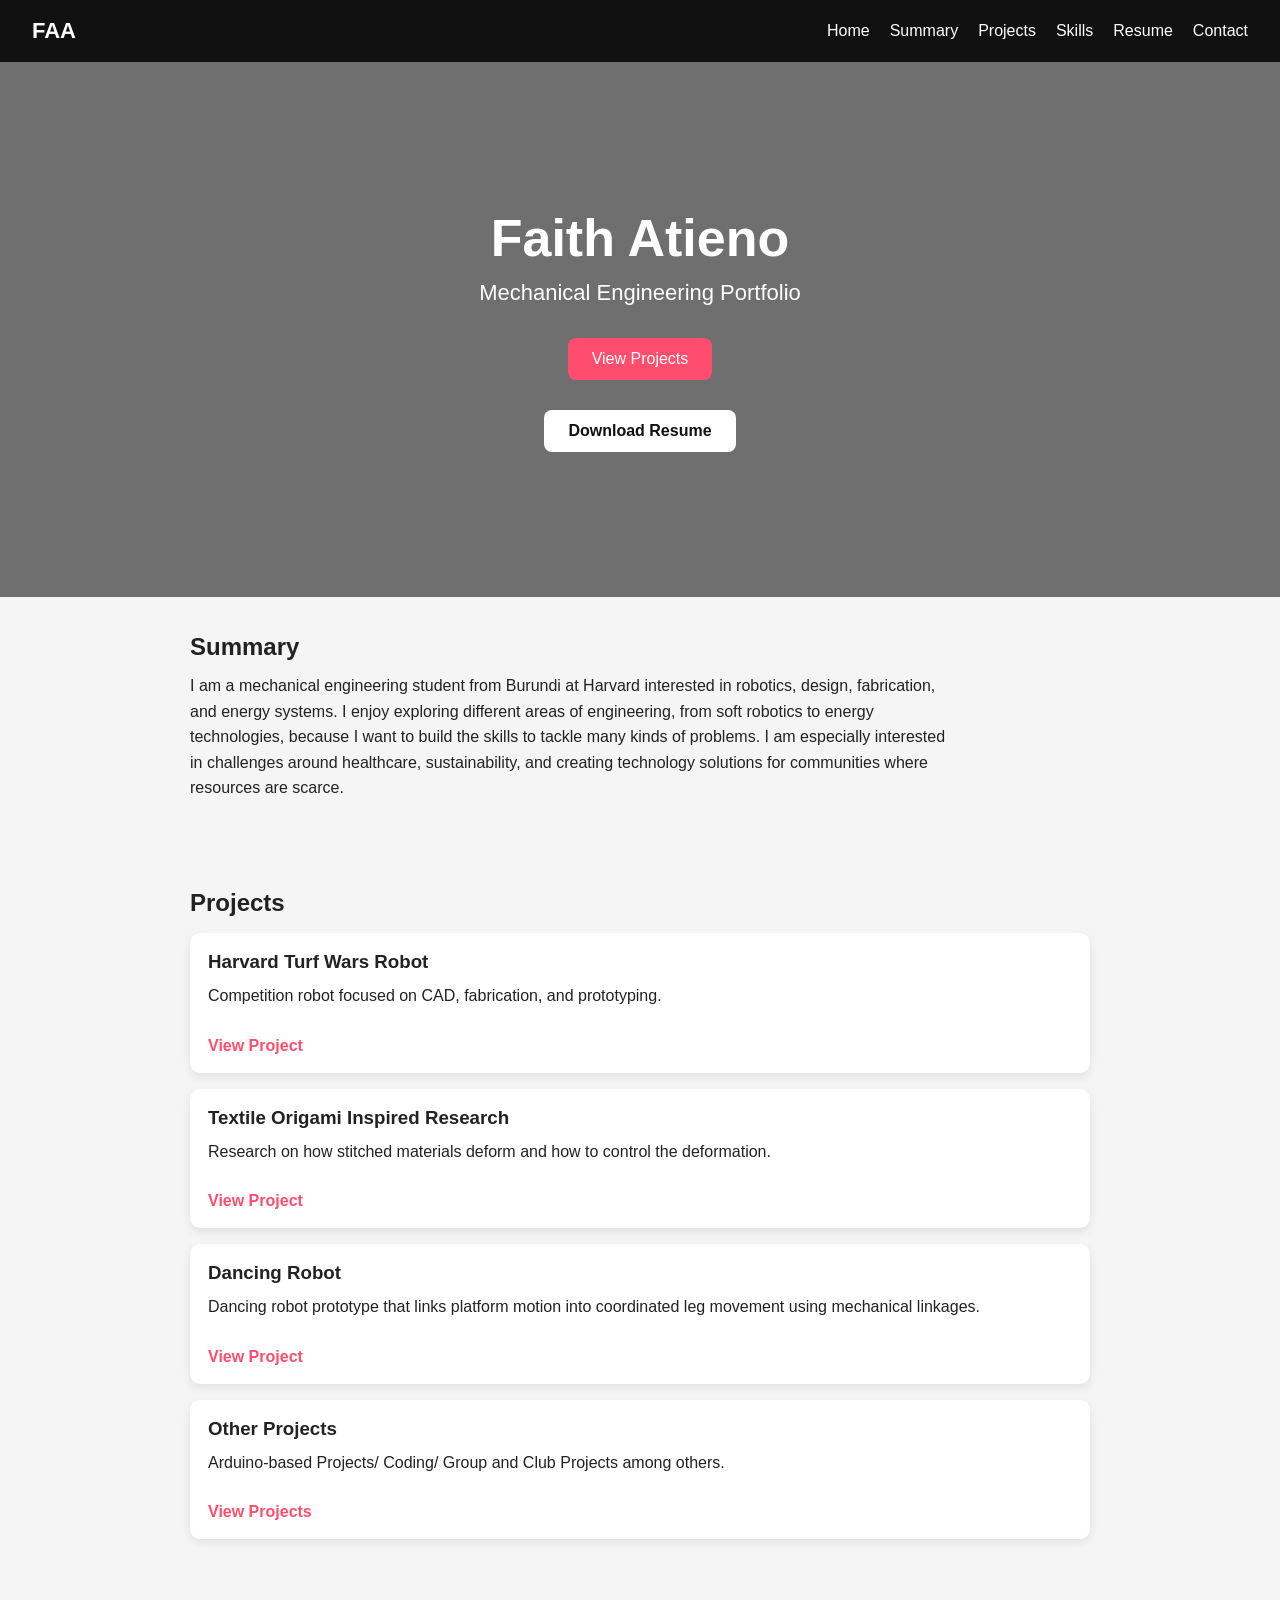
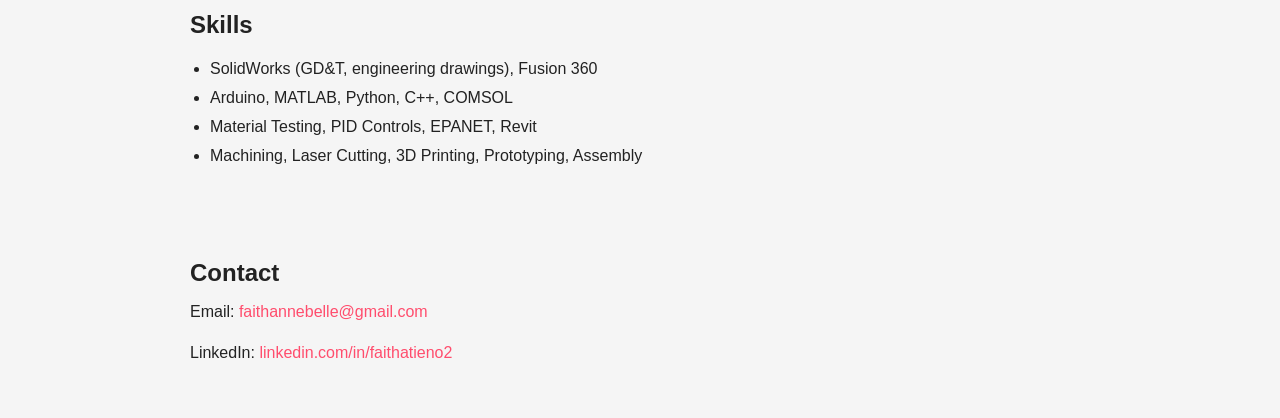
<file: index.html>
<!DOCTYPE html>
<html lang="en">
<head>
  <meta charset="UTF-8">
  <meta name="viewport" content="width=device-width, initial-scale=1.0">
  <title>Faith Annebelle Atieno | Mechanical Engineering Student</title>
  <link rel="stylesheet" href="styles.css">
</head>
<body>

<header>
  <nav>
    <h2 class="logo">FAA</h2>
    <ul>
        <li><a href="#home">Home</a></li>
        <li><a href="#summary">Summary</a></li>
        <li><a href="#projects">Projects</a></li>
        <li><a href="#skills">Skills</a></li>
        <li><a href="resume.pdf" target="_blank">Resume</a></li>
        <li><a href="#contact">Contact</a></li>
    </ul>
  </nav>
</header>

<section id="home" class="hero">
  <div class="hero-content">
    <h1>Faith Atieno</h1>
    <p>Mechanical Engineering Portfolio</p>
    <button onclick="scrollToProjects()">View Projects</button>
    <br><br>
    <a href="resume.pdf" target="_blank" class="resume-button">Download Resume</a>
  </div>
</section>

<section id="summary" class="section">
  <h2>Summary</h2>
  <p>
    I am a mechanical engineering student from Burundi at Harvard interested in robotics, design, fabrication, and energy systems. I enjoy exploring different areas of engineering, from soft robotics to energy technologies, because I want to build the skills to tackle many kinds of problems. I am especially interested in challenges around healthcare, sustainability, and creating technology solutions for communities where resources are scarce.
  </p>
</section>

<section id="projects" class="section">
  <h2>Projects</h2>

  <div class="project">
    <h3>Harvard Turf Wars Robot</h3>
    <p>Competition robot focused on CAD, fabrication, and prototyping.</p>
    <a href="turf-wars.html">View Project</a>
  </div>

  <div class="project">
    <h3>Textile Origami Inspired Research </h3>
    <p>Research on how stitched materials deform and how to control the deformation.</p>
    <a href="sewn-materials.html">View Project</a>
  </div>

  <div class="project">
    <h3>Dancing Robot</h3>
    <p>Dancing robot prototype that links platform motion into coordinated leg movement using mechanical linkages.</p>
    <a href="dancing-robot.html">View Project</a>
  </div>
    <div class="project">
    <h3>Other Projects</h3>
    <p>Arduino-based Projects/ Coding/ Group and Club Projects among others.</p>
    <a href="side-projects.html">View Projects</a>
  </div>

</section>


<section id="skills" class="section">
  <h2>Skills</h2>
  <ul>
    <li>SolidWorks (GD&T, engineering drawings), Fusion 360</li>
    <li>Arduino, MATLAB, Python, C++, COMSOL</li>
    <li>Material Testing, PID Controls, EPANET, Revit</li>
    <li>Machining, Laser Cutting, 3D Printing, Prototyping, Assembly</li>
  </ul>
</section>

<section id="contact" class="section">
  <h2>Contact</h2>
  <p>Email: <a href="mailto:faithannebelle@gmail.com">faithannebelle@gmail.com</a></p>
  <p>LinkedIn: <a href="https://linkedin.com/in/faithatieno2/" target="_blank">linkedin.com/in/faithatieno2</a></p></section>

<script src="script.js"></script>
</body>
</html>
</file>
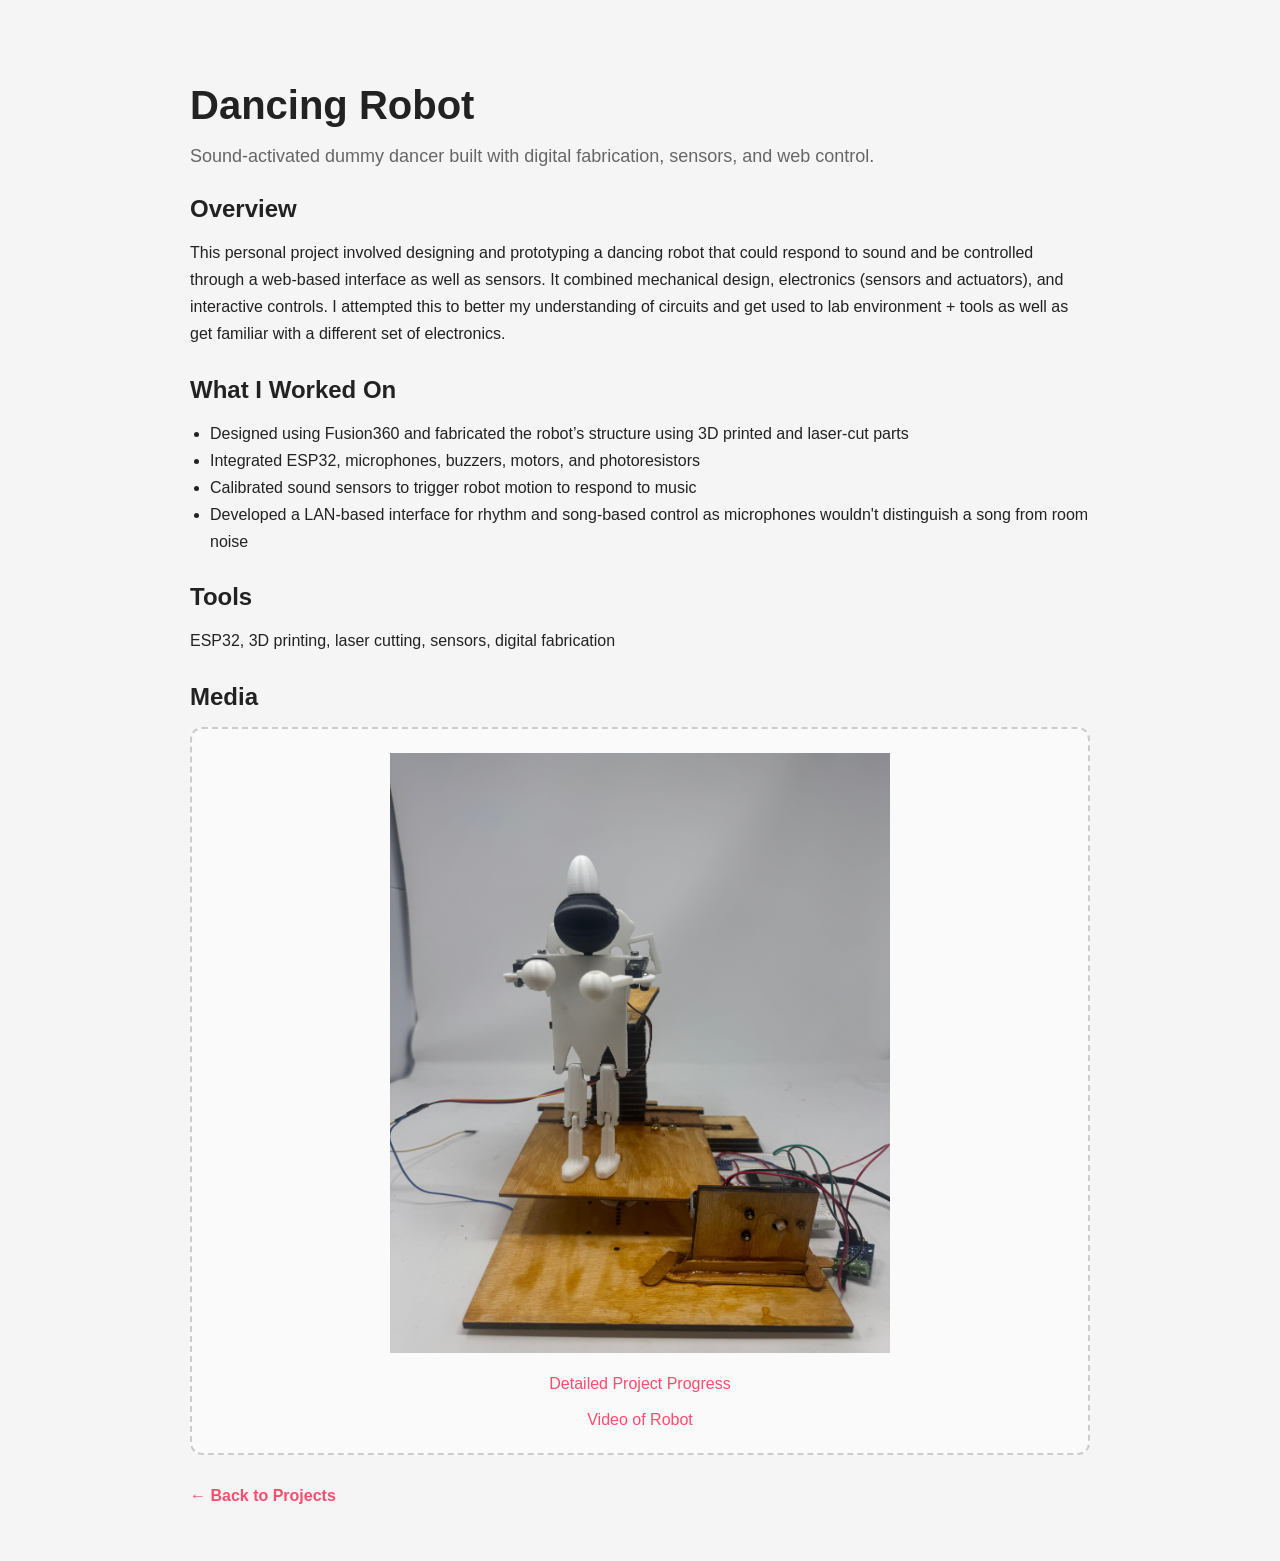
<file: dancing-robot.html>
<!DOCTYPE html>
<html lang="en">
<head>
  <meta charset="UTF-8">
  <meta name="viewport" content="width=device-width, initial-scale=1.0">
  <title>Dancing Robot | Faith Atieno</title>
  <link rel="stylesheet" href="styles.css">
</head>
<body>
  <main class="project-page">
    <h1>Dancing Robot</h1>
    <p class="subtitle">Sound-activated dummy dancer built with digital fabrication, sensors, and web control.</p>

    <section class="project-section">
      <h2>Overview</h2>
      <p>
        This personal project involved designing and prototyping a dancing robot that could respond to sound and be controlled through a web-based interface as well as sensors. It combined mechanical design, electronics (sensors and actuators), and interactive controls. I attempted this to better my understanding of circuits and get used to lab environment + tools as well as get familiar with a different set of electronics.
      </p>
    </section>

    <section class="project-section">
      <h2>What I Worked On</h2>
      <ul>
        <li>Designed using Fusion360 and fabricated the robot’s structure using 3D printed and laser-cut parts</li>
        <li>Integrated ESP32, microphones, buzzers, motors, and photoresistors</li>
        <li>Calibrated sound sensors to trigger robot motion to respond to music</li>
        <li>Developed a LAN-based interface for rhythm and song-based control as microphones wouldn't distinguish a song from room noise</li>
      </ul>
    </section>

    <section class="project-section">
      <h2>Tools</h2>
      <p>ESP32, 3D printing, laser cutting, sensors, digital fabrication</p>
    </section>

    <section class="project-section">
      <h2>Media</h2>
      <div class="media-placeholder">
        <img src="front_view.JPG" alt="Dummy Dancer Front View" style="width:500px;height:600px;">
        <br><br>
        <a href="https://faithaa.github.io/PS70/13_finalproject/index.html">Detailed Project Progress</a> <br><br>
        <a href="https://youtu.be/0KDKPEpnpZg"> Video of Robot </a>
      </div>
    </section>

    <a class="back-link" href="index.html#projects">← Back to Projects</a>
  </main>
</body>
</html>
</file>
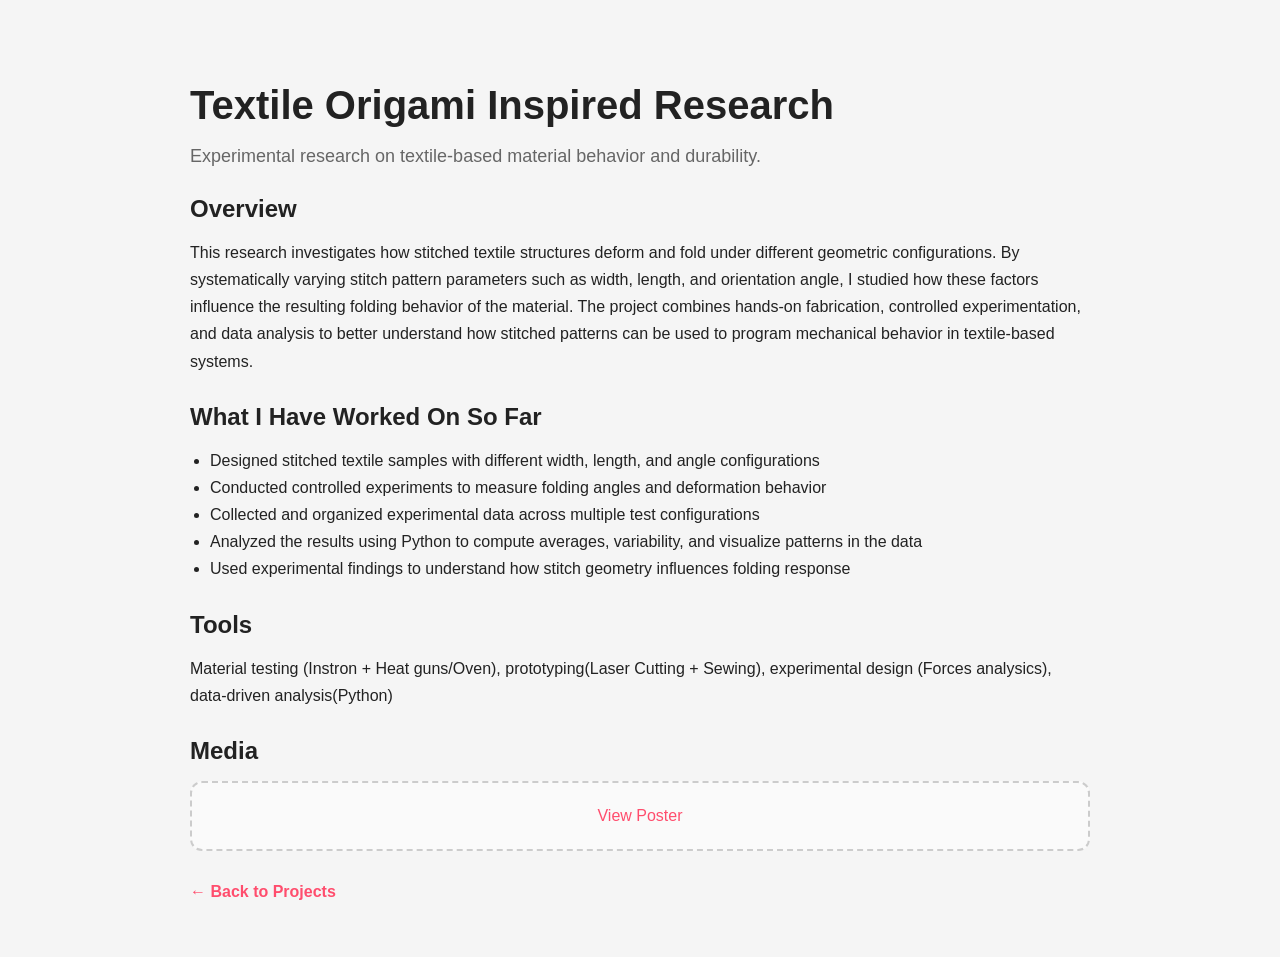
<file: sewn-materials.html>
<!DOCTYPE html>
<html lang="en">
<head>
  <meta charset="UTF-8">
  <meta name="viewport" content="width=device-width, initial-scale=1.0">
  <title>Sewn Materials Research | Faith Atieno</title>
  <link rel="stylesheet" href="styles.css">
</head>
<body>
  <main class="project-page">
    <h1>Textile Origami Inspired Research</h1>
    <p class="subtitle">Experimental research on textile-based material behavior and durability.</p>

    <section class="project-section">
  <h2>Overview</h2>
  <p>
    This research investigates how stitched textile structures deform and fold under different geometric configurations.
    By systematically varying stitch pattern parameters such as width, length, and orientation angle, I studied how these
    factors influence the resulting folding behavior of the material. The project combines hands-on fabrication, controlled
    experimentation, and data analysis to better understand how stitched patterns can be used to program mechanical
    behavior in textile-based systems.
  </p>
</section>

<section class="project-section">
  <h2>What I Have Worked On So Far</h2>
  <ul>
    <li>Designed stitched textile samples with different width, length, and angle configurations</li>
    <li>Conducted controlled experiments to measure folding angles and deformation behavior</li>
    <li>Collected and organized experimental data across multiple test configurations</li>
    <li>Analyzed the results using Python to compute averages, variability, and visualize patterns in the data</li>
    <li>Used experimental findings to understand how stitch geometry influences folding response</li>
  </ul>
</section>

    <section class="project-section">
      <h2>Tools</h2>
      <p>Material testing (Instron + Heat guns/Oven), prototyping(Laser Cutting + Sewing), experimental design (Forces analysics), data-driven analysis(Python)</p>
    </section>

    <section class="project-section">
      <h2>Media</h2>
      <div class="media-placeholder">
        <a href="poster.pdf" target="_blank">
            View Poster
</a>
      </div>
    </section>

    <a class="back-link" href="index.html#projects">← Back to Projects</a>
  </main>
</body>
</html>
</file>
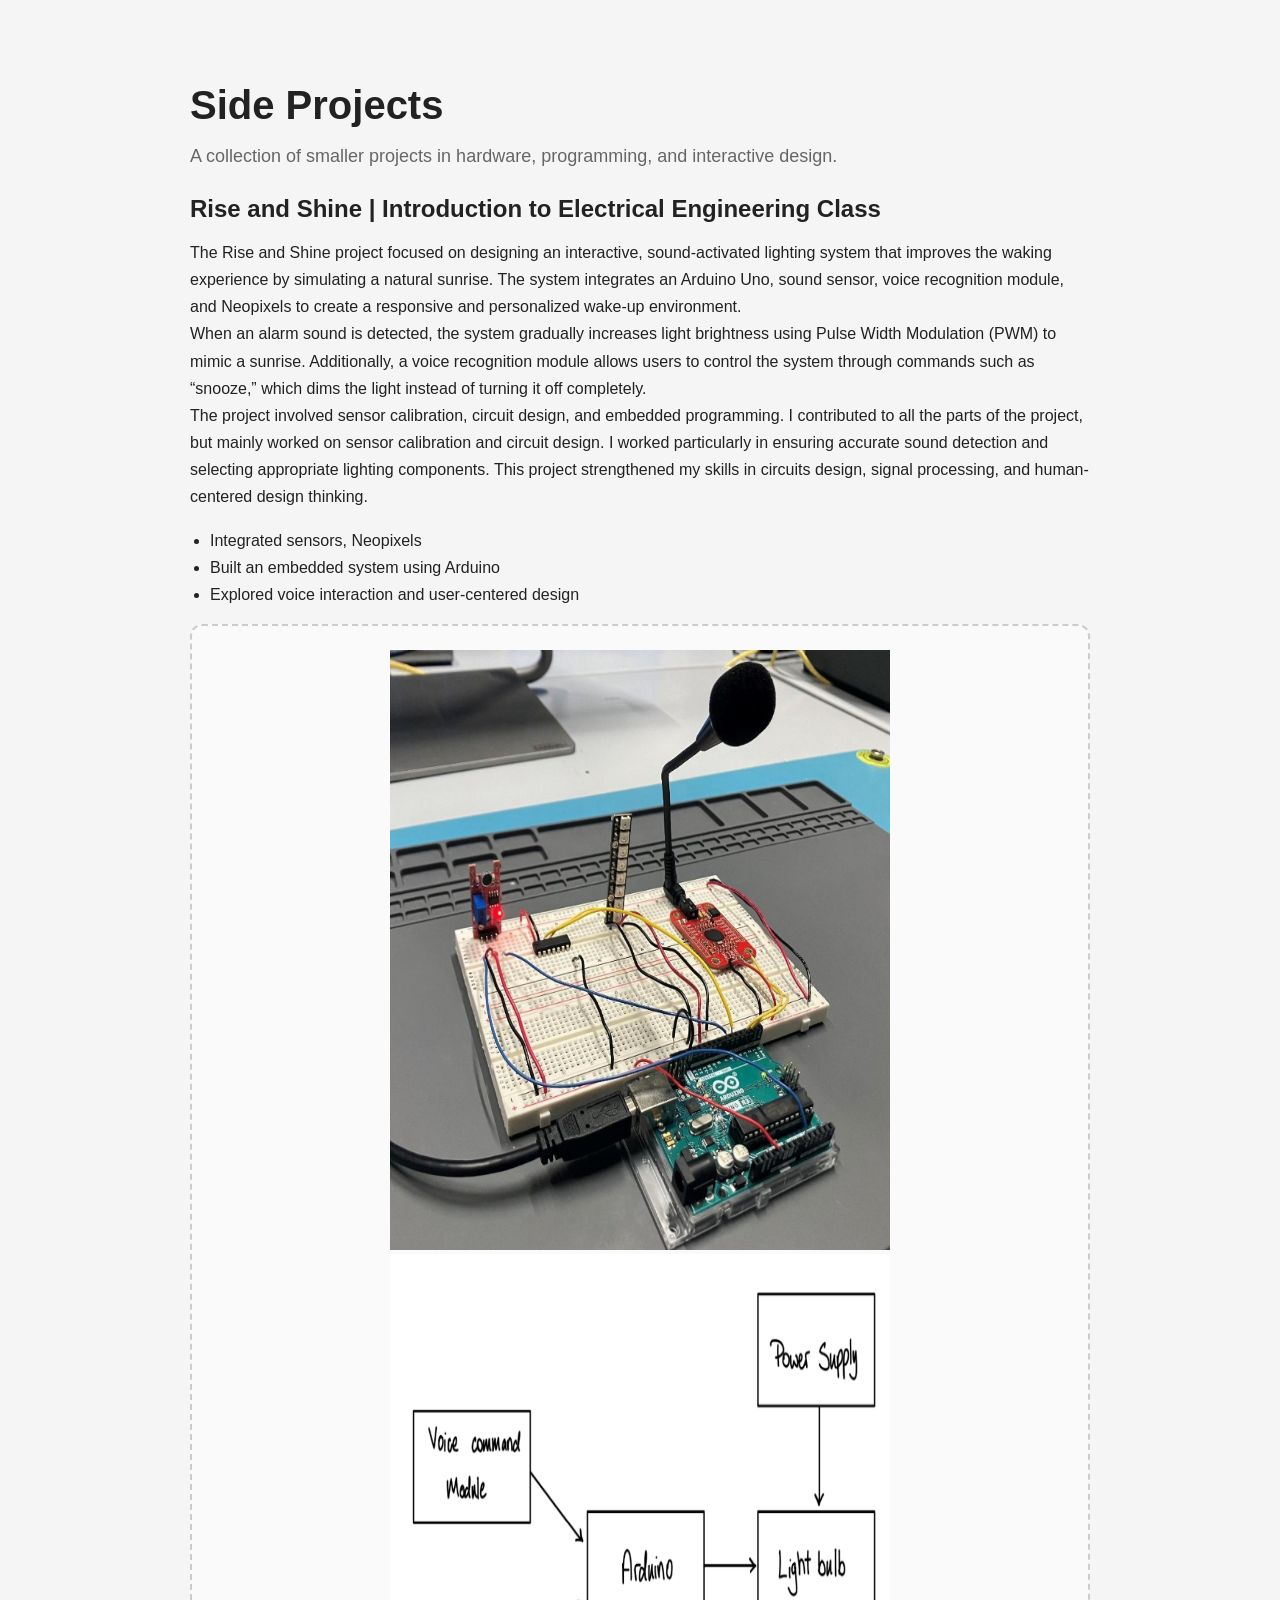
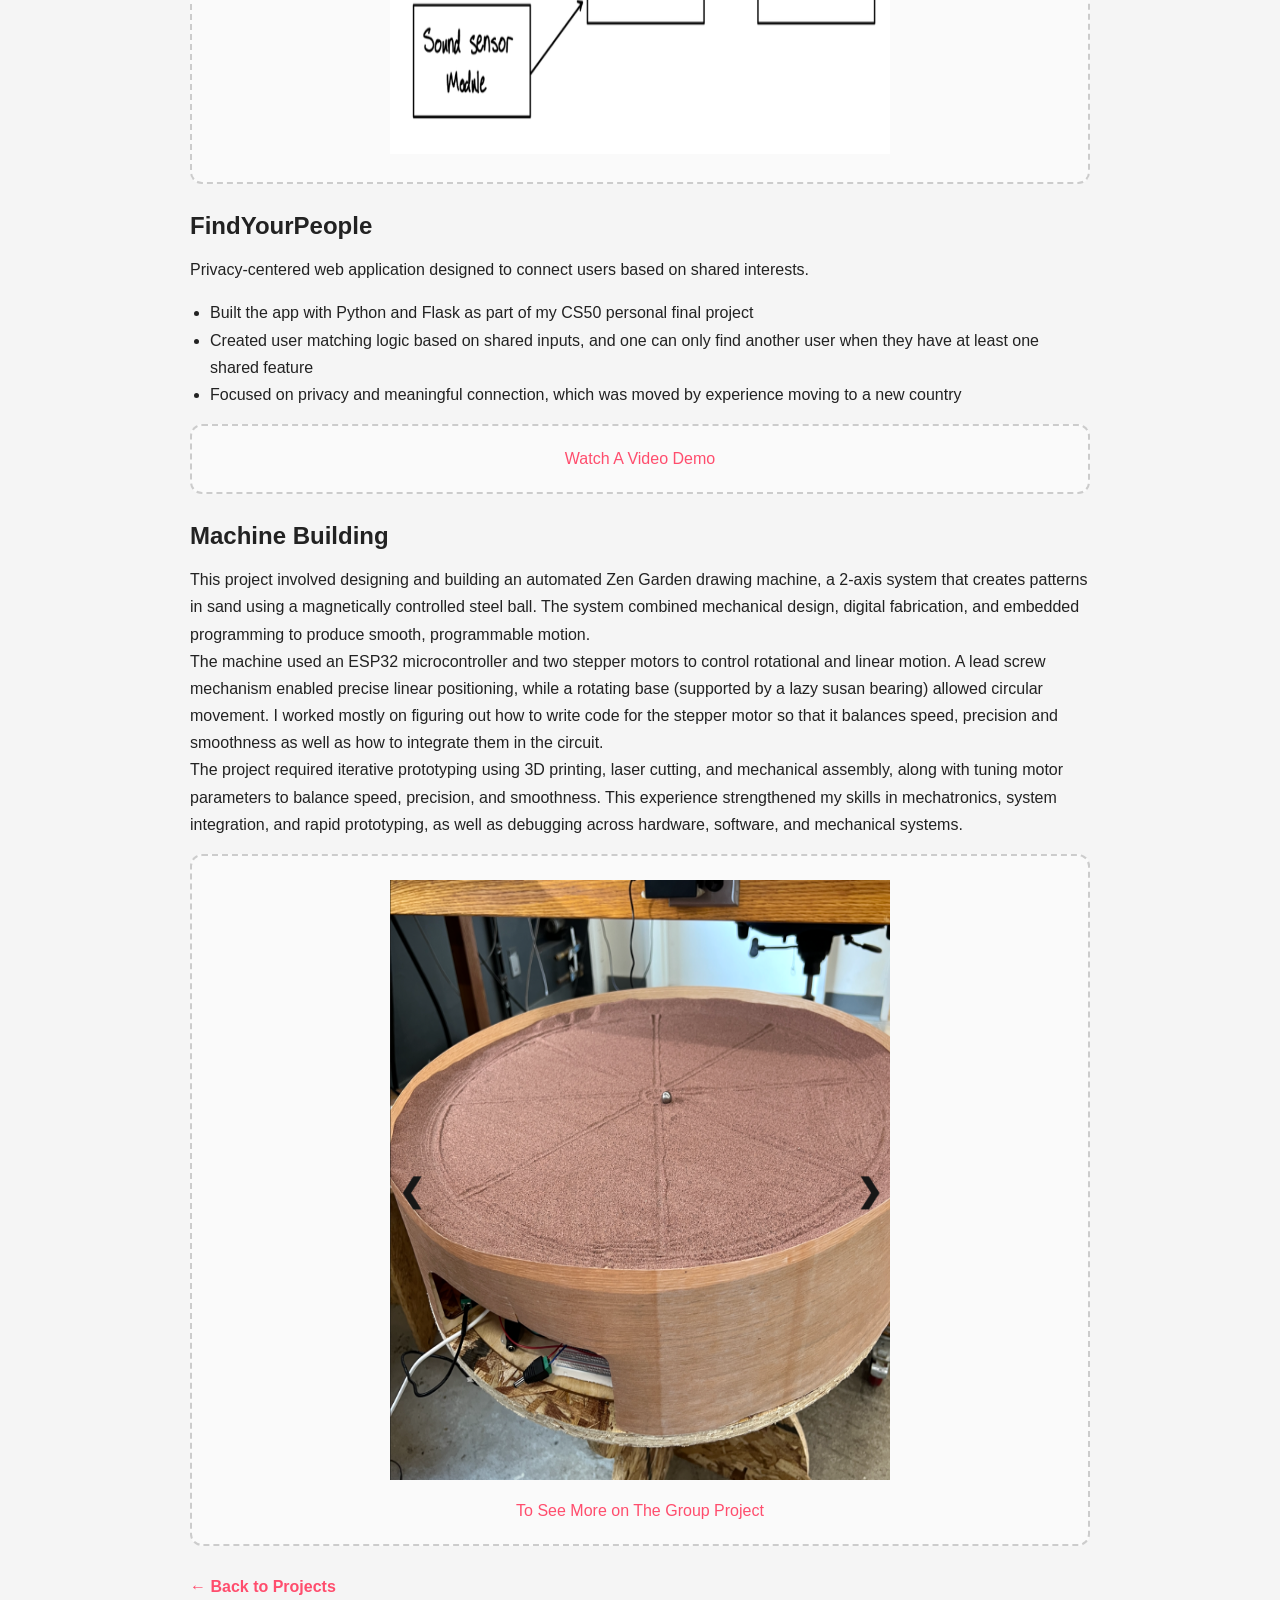
<file: side-projects.html>
<!DOCTYPE html>
<html lang="en">
<head>
  <meta charset="UTF-8">
  <meta name="viewport" content="width=device-width, initial-scale=1.0">
  <title>Side Projects | Faith Atieno</title>
  <link rel="stylesheet" href="styles.css">
</head>
<body>
  <main class="project-page">
    <h1>Side Projects</h1>
    <p class="subtitle">
      A collection of smaller projects in hardware, programming, and interactive design.
    </p>

    <section class="project-section">
      <h2>Rise and Shine | Introduction to Electrical Engineering Class</h2>
      <p>
        The Rise and Shine project focused on designing an interactive, sound-activated lighting system that improves the waking experience by simulating a natural sunrise. The system integrates an Arduino Uno, sound sensor, voice recognition module, and Neopixels to create a responsive and personalized wake-up environment.<br>

When an alarm sound is detected, the system gradually increases light brightness using Pulse Width Modulation (PWM) to mimic a sunrise. Additionally, a voice recognition module allows users to control the system through commands such as “snooze,” which dims the light instead of turning it off completely.<br>

The project involved sensor calibration, circuit design, and embedded programming. I contributed to all the parts of the project, but mainly worked on sensor calibration and circuit design. I worked particularly in ensuring accurate sound detection and selecting appropriate lighting components. This project strengthened my skills in circuits design, signal processing, and human-centered design thinking.
      </p>
      <ul>
        <li>Integrated sensors, Neopixels</li>
        <li>Built an embedded system using Arduino</li>
        <li>Explored voice interaction and user-centered design</li>
      </ul>
      <div class="media-placeholder">
        <img src="circuit.png" alt="Breadboard Circuit of Project" style="width:500px;height:600px;">
      <img src = "schema.png" alt="Block Diagram of Light Control System" style="width:500px;height:500px;">
      </div>
    </section>

    <section class="project-section">
      <h2>FindYourPeople</h2>
      <p>
        Privacy-centered web application designed to connect users based on shared interests.
      </p>
      <ul>
        <li>Built the app with Python and Flask as part of my CS50 personal final project</li>
        <li>Created user matching logic based on shared inputs, and one can only find another user when they have at least one shared feature</li>
        <li>Focused on privacy and meaningful connection, which was moved by experience moving to a new country</li>
      </ul>
      <div class="media-placeholder">
        <a href = "https://youtu.be/y7uEXDH3k-E"> Watch A Video Demo</a>
      </div>
    </section>

    <section class="project-section">
      <h2>Machine Building</h2>
      <p>
        This project involved designing and building an automated Zen Garden drawing machine, a 2-axis system that creates patterns in sand using a magnetically controlled steel ball. The system combined mechanical design, digital fabrication, and embedded programming to produce smooth, programmable motion.<br>

The machine used an ESP32 microcontroller and two stepper motors to control rotational and linear motion. A lead screw mechanism enabled precise linear positioning, while a rotating base (supported by a lazy susan bearing) allowed circular movement. I worked mostly on figuring out how to write code for the stepper motor so that it balances speed, precision and smoothness as well as how to integrate them in the circuit.<br>

The project required iterative prototyping using 3D printing, laser cutting, and mechanical assembly, along with tuning motor parameters to balance speed, precision, and smoothness. This experience strengthened my skills in mechatronics, system integration, and rapid prototyping, as well as debugging across hardware, software, and mechanical systems.
      </ul>
      <div class="media-placeholder">
      <img src="machine.png" alt="Picture of the Machine" style="width:500px;height:600px;">
      <br><br>
      <a href = "https://vleeharvard.github.io/PS70/10_machine/index.html"> To See More on The Group Project </a>
      </div>
    </section>

    <a class="back-link" href="index.html#projects">← Back to Projects</a>
  </main>
</body>
</html>
</file>
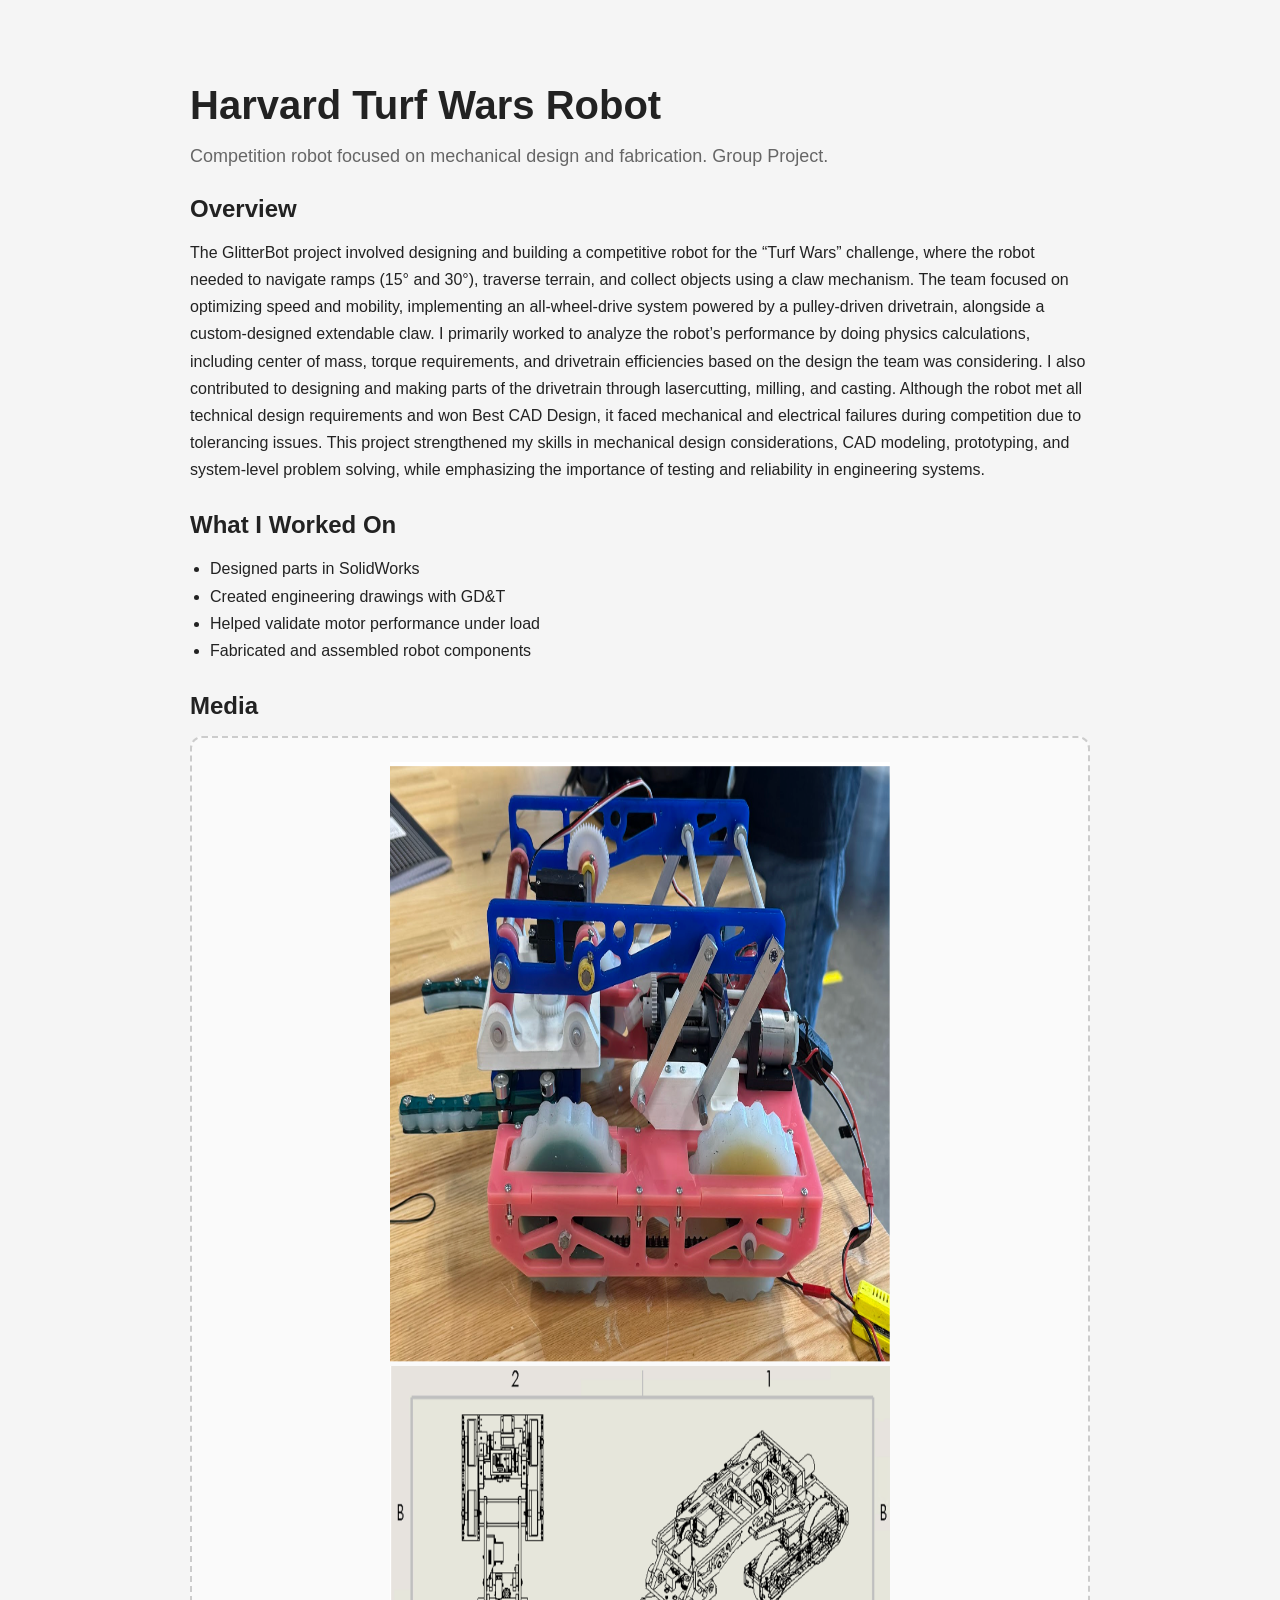
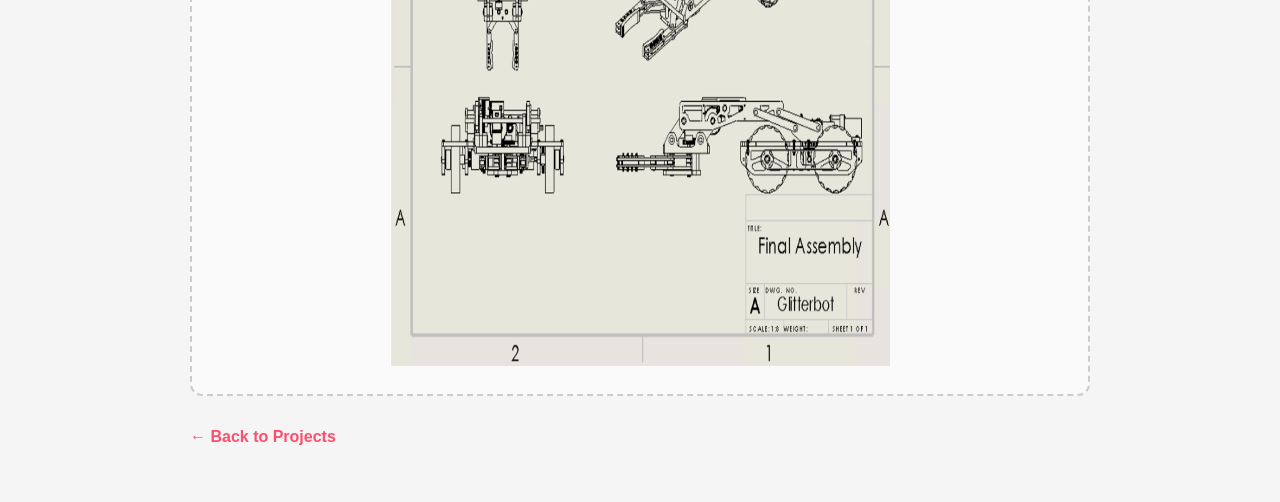
<file: turf-wars.html>
<!DOCTYPE html>
<html lang="en">
<head>
  <meta charset="UTF-8">
  <meta name="viewport" content="width=device-width, initial-scale=1.0">
  <title>Harvard Turf Wars Robot | Faith Atieno</title>
  <link rel="stylesheet" href="styles.css">
</head>
<body>
  <main class="project-page">
    <h1>Harvard Turf Wars Robot</h1>
    <p class="subtitle">
      Competition robot focused on mechanical design and fabrication. Group Project.
    </p>

    <section class="project-section">
      <h2>Overview</h2>
      <p>
The GlitterBot project involved designing and building a competitive robot for the “Turf Wars” challenge, where the robot needed to navigate ramps (15° and 30°), traverse terrain, and collect objects using a claw mechanism. The team focused on optimizing speed and mobility, implementing an all-wheel-drive system powered by a pulley-driven drivetrain, alongside a custom-designed extendable claw.

I primarily worked to analyze the robot’s performance by doing physics calculations, including center of mass, torque requirements, and drivetrain efficiencies based on the design the team was considering. I also contributed to designing and making parts of the drivetrain through lasercutting, milling, and casting.

Although the robot met all technical design requirements and won Best CAD Design, it faced mechanical and electrical failures during competition due to tolerancing issues. This project strengthened my skills in mechanical design considerations, CAD modeling, prototyping, and system-level problem solving, while emphasizing the importance of testing and reliability in engineering systems.      </p>
    </section>

    <section class="project-section">
      <h2>What I Worked On</h2>
      <ul>
        <li>Designed parts in SolidWorks</li>
        <li>Created engineering drawings with GD&amp;T</li>
        <li>Helped validate motor performance under load</li>
        <li>Fabricated and assembled robot components</li>
      </ul>
    </section>

    <section class="project-section">
      <h2>Media</h2>
      <div class="media-placeholder">
      <img src="robot.png" alt="Robot, ES51 Final Group Project" style="width:500px;height:600px;">
      <img src = "drawing.png" alt="Drawing of the robot" style="width:500px;height:600px;">
      </div>
    </section>

    <a class="back-link" href="index.html#projects">← Back to Projects</a>
  </main>
</body>
</html>
</file>
<file: styles.css>
body {
  margin: 0;
  font-family: Arial, Helvetica, sans-serif;
  background: #f5f5f5;
  color: #222;
}

html {
  scroll-behavior: smooth;
}

nav {
  display: flex;
  justify-content: space-between;
  align-items: center;
  padding: 18px 32px;
  background: #111;
  color: white;
  position: sticky;
  top: 0;
  z-index: 1000;
}

nav ul {
  display: flex;
  gap: 20px;
  list-style: none;
  margin: 0;
  padding: 0;
  flex-wrap: wrap;
}

nav a {
  color: white;
  text-decoration: none;
  font-weight: 500;
}

nav a:hover {
  color: #ff4d6d;
}

.logo {
  margin: 0;
  font-size: 22px;
  font-weight: bold;
}

.hero {
  height: 55vh;
  background: linear-gradient(rgba(0,0,0,.55), rgba(0,0,0,.55)),
    url('https://images.unsplash.com/photo-1581092918056-0c4c3acd3789?auto=format&fit=crop&w=1400&q=80');
  background-size: cover;
  background-position: center;
  display: flex;
  justify-content: center;
  align-items: center;
  color: white;
  text-align: center;
  padding: 20px;
}

.hero-content {
  max-width: 700px;
}

.hero h1 {
  font-size: 52px;
  margin: 0;
}

.hero p {
  font-size: 22px;
  margin-top: 12px;
  margin-bottom: 22px;
}

.hero button {
  margin-top: 10px;
  padding: 12px 24px;
  font-size: 16px;
  border: none;
  background: #ff4d6d;
  color: white;
  cursor: pointer;
  border-radius: 8px;
}

.hero button:hover {
  opacity: 0.9;
}

.resume-button {
  display: inline-block;
  padding: 12px 24px;
  background: white;
  color: #111;
  text-decoration: none;
  border-radius: 8px;
  font-weight: bold;
  margin-top: 12px;
}

.resume-button:hover {
  background: #f0f0f0;
}

.section {
  padding: 36px 20px;
  max-width: 900px;
  margin: 0 auto;
}

h2 {
  margin-top: 0;
  margin-bottom: 12px;
  font-size: 24px;
}

.section p {
  margin-top: 10px;
  line-height: 1.6;
  font-size: 16px;
}

#summary p {
  max-width: 760px;
}

.project {
  background: white;
  padding: 18px;
  margin-top: 16px;
  border-radius: 10px;
  box-shadow: 0 4px 10px rgba(0,0,0,.08);
}

.project h3 {
  margin-top: 0;
  margin-bottom: 10px;
}

.project a {
  display: inline-block;
  margin-top: 12px;
  color: #ff4d6d;
  text-decoration: none;
  font-weight: bold;
}

.project a:hover {
  text-decoration: underline;
}

#skills ul {
  padding-left: 20px;
  line-height: 1.8;
}

a {
  color: #ff4d6d;
  text-decoration: none;
}

a:hover {
  text-decoration: underline;
}

.project-page {
  max-width: 900px;
  margin: 0 auto;
  padding: 56px 20px;
}

.project-page h1 {
  font-size: 40px;
  margin-bottom: 10px;
}

.project-page .subtitle {
  font-size: 18px;
  color: #666;
  margin-bottom: 24px;
}

.project-section {
  margin-top: 28px;
}

.project-section h2 {
  margin-bottom: 10px;
  font-size: 24px;
}

.project-section p,
.project-section li {
  line-height: 1.7;
  font-size: 16px;
}

.project-section ul {
  padding-left: 20px;
}

.media-placeholder {
  margin-top: 16px;
  padding: 24px;
  border: 2px dashed #ccc;
  border-radius: 12px;
  background: #fafafa;
  color: #666;
  text-align: center;
}

.project-image {
  width: 100%;
  max-width: 800px;
  border-radius: 10px;
  margin-top: 18px;
  box-shadow: 0 8px 20px rgba(0,0,0,0.1);
}

.back-link {
  display: inline-block;
  margin-top: 32px;
  color: #ff4d6d;
  text-decoration: none;
  font-weight: bold;
}

.back-link:hover {
  text-decoration: underline;
}

@media (max-width: 768px) {
  nav {
    padding: 16px 20px;
    flex-direction: column;
    align-items: flex-start;
    gap: 12px;
  }

  nav ul {
    gap: 14px;
  }

  .hero {
    height: 50vh;
  }

  .hero h1 {
    font-size: 36px;
  }

  .hero p {
    font-size: 18px;
  }

  .section {
    padding: 28px 16px;
  }

  .project-page {
    padding: 40px 16px;
  }

  .project-page h1 {
    font-size: 32px;
  }
}
</file>
